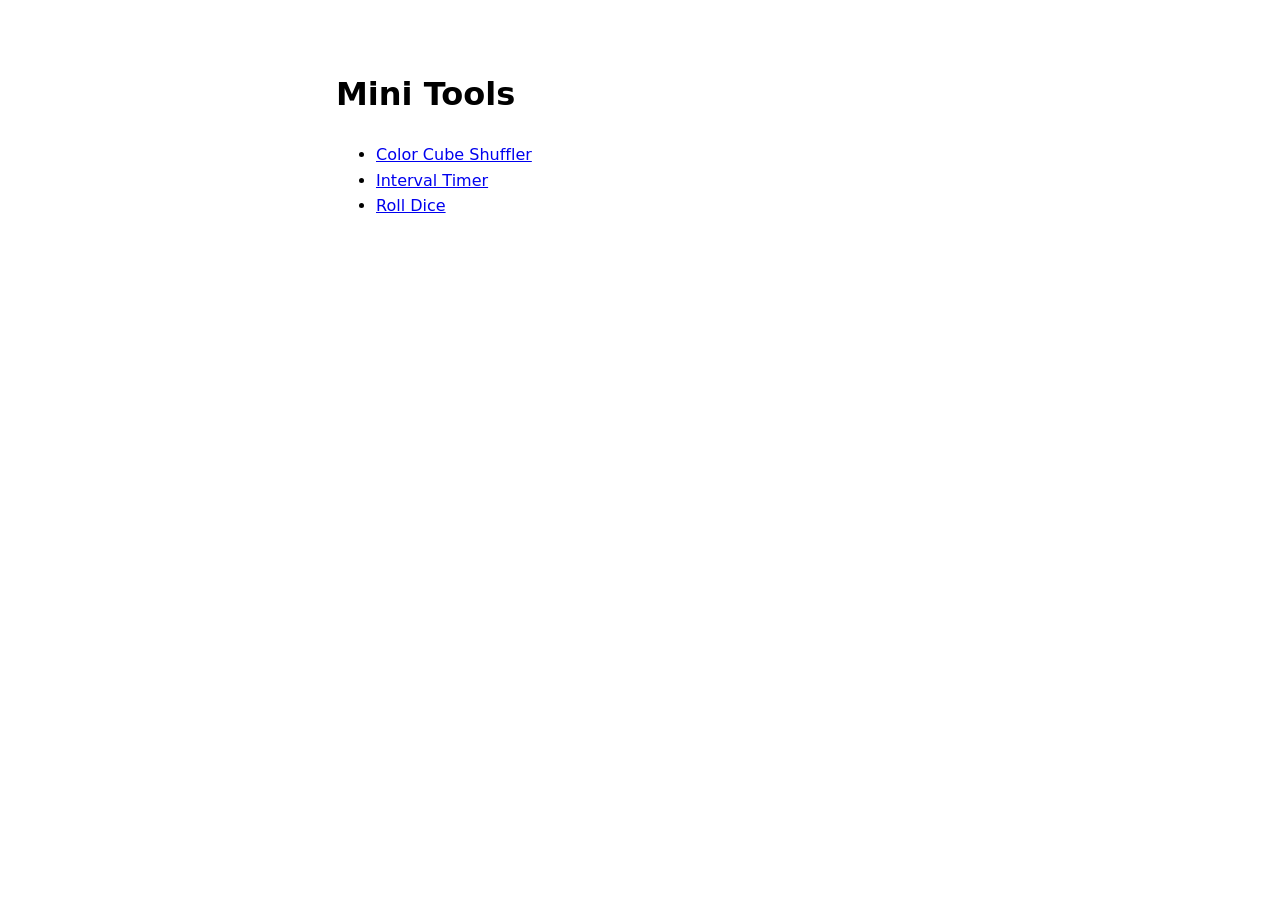
<file: index.html>
<!doctype html>
<html lang="es">
<head>
  <meta charset="utf-8">
  <meta name="viewport" content="width=device-width, initial-scale=1">
  <title>Mini Tools</title>
  <link rel="stylesheet" href="./styles.css">
</head>
<body>
  <main>
    <h1>Mini Tools</h1>
    <ul>
      <li><a href="./apps/color-cube-shuffler/">Color Cube Shuffler</a></li>
      <li><a href="./apps/interval-timer/">Interval Timer</a></li>
      <li><a href="./apps/roll-dice/">Roll Dice</a></li>
    </ul>
  </main>
</body>
</html>
</file>
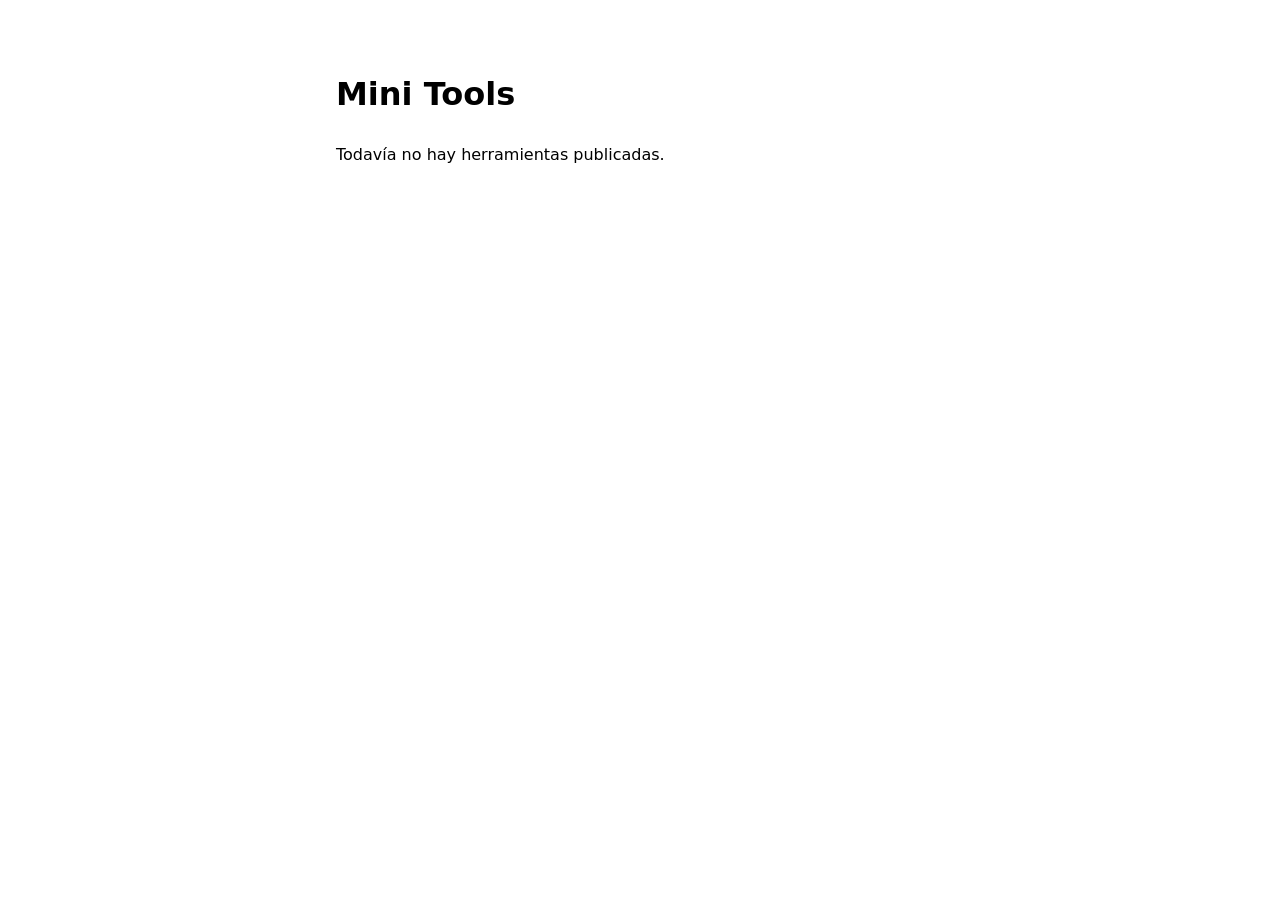
<file: docs/index.html>
<!doctype html>
<html lang="es">
<head>
  <meta charset="utf-8">
  <meta name="viewport" content="width=device-width, initial-scale=1">
  <title>Mini Tools</title>
  <link rel="stylesheet" href="./styles.css">
</head>
<body>
  <main>
    <h1>Mini Tools</h1>
    <p>Todavía no hay herramientas publicadas.</p>
  </main>
</body>
</html>
</file>
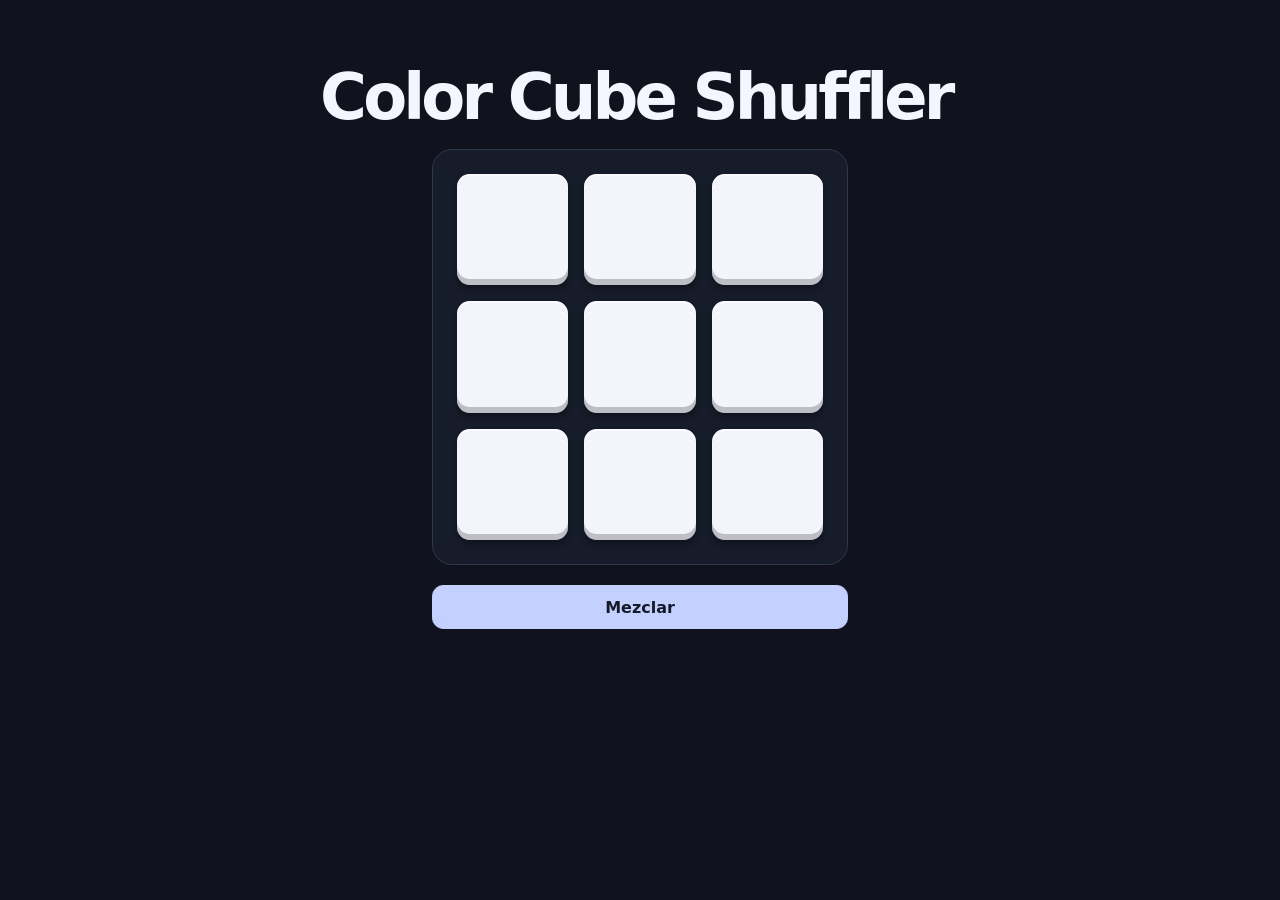
<file: apps/color-cube-shuffler/index.html>
<!doctype html>
<html lang="es">
<head>
  <meta charset="utf-8">
  <meta name="viewport" content="width=device-width, initial-scale=1">
  <meta name="theme-color" content="#10131d">
  <title>Color Cube Shuffler</title>
  <link rel="manifest" href="./manifest.webmanifest">
  <link rel="icon" href="./icons/icon-192.png" type="image/png">
  <link rel="apple-touch-icon" href="./icons/icon-180.png">
  <link rel="stylesheet" href="./styles.css">
  <script src="./app.js" defer></script>
</head>
<body>
  <main>
    <h1>Color Cube Shuffler</h1>
    <div class="board" id="board" role="img" aria-label="Nueve cubos"></div>
    <div class="controls">
      <button type="button" id="shuffle">Mezclar</button>
    </div>
    <p class="visually-hidden" id="status" role="status"></p>
  </main>
</body>
</html>
</file>
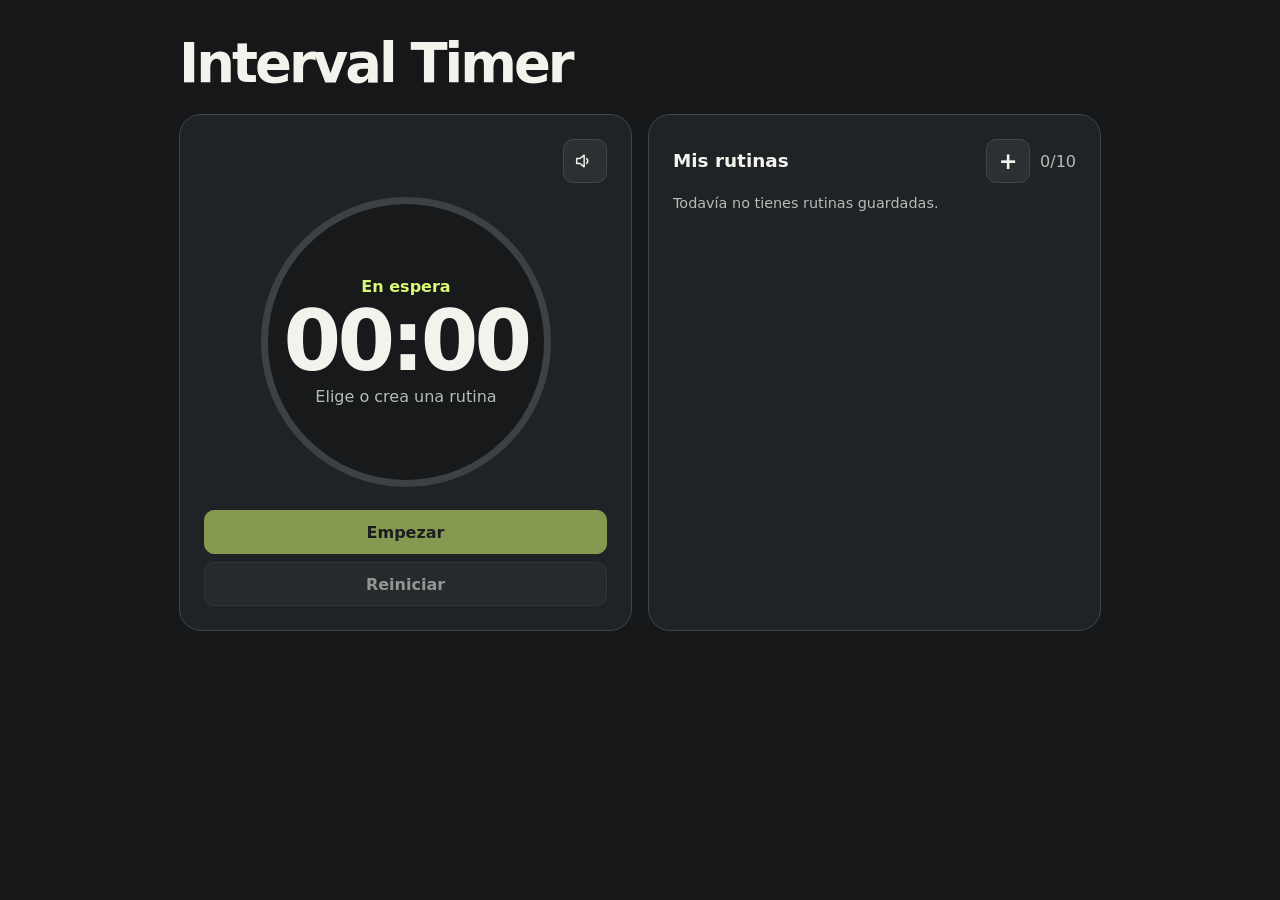
<file: apps/interval-timer/index.html>
<!doctype html>
<html lang="es">
<head>
  <meta charset="utf-8">
  <meta name="viewport" content="width=device-width, initial-scale=1">
  <meta name="theme-color" content="#151719">
  <title>Interval Timer</title>
  <link rel="manifest" href="./manifest.webmanifest">
  <link rel="icon" href="./icons/icon-192.png" type="image/png">
  <link rel="apple-touch-icon" href="./icons/icon-180.png">
  <link rel="stylesheet" href="./styles.css">
  <script src="./app.js" defer></script>
</head>
<body>
  <main>
    <header>
      <h1>Interval Timer</h1>
    </header>
    <div class="layout">
      <section class="timer" aria-label="Temporizador">
        <div class="timer-header">
          <h2 id="active-title" hidden></h2>
          <button id="volume" type="button" data-level="1" aria-label="Volumen de los avisos al 100 %" title="Volumen de los avisos al 100 %">
            <svg viewBox="0 0 24 24" aria-hidden="true">
              <path d="M2 9h4l5-4v14l-5-4H2z M14 9a4.5 4.5 0 0 1 0 6"/>
              <path class="volume-wave" d="M16 6.5a8 8 0 0 1 0 11"/>
              <path class="volume-wave" d="M18 4a11.5 11.5 0 0 1 0 16"/>
            </svg>
          </button>
        </div>
        <div class="dial">
          <div class="dial-face">
            <p id="phase" role="status">En espera</p>
            <div id="time" role="timer" aria-label="Tiempo restante">00:00</div>
            <p id="round">Elige o crea una rutina</p>
          </div>
        </div>
        <button class="primary" id="start" type="button" disabled>Empezar</button>
        <button id="reset" type="button" disabled>Reiniciar</button>
      </section>
      <section class="card routines" aria-labelledby="routines-title">
        <div class="routines-header">
          <h2 id="routines-title">Mis rutinas</h2>
          <button id="create" type="button" aria-label="Nueva rutina" aria-controls="editor">+</button>
          <span id="count">0/10</span>
        </div>
        <section id="editor" hidden aria-labelledby="editor-title">
          <h2 id="editor-title">Nueva rutina</h2>
          <form id="setup">
            <fieldset id="fields">
              <div class="inputs">
                <label>Calentamiento (s)<input name="warm" type="number" inputmode="numeric" min="0" max="3600" value="0" required></label>
                <label>Actividad (s)<input name="work" type="number" inputmode="numeric" min="1" max="3600" required></label>
                <label>Descanso (s)<input name="rest" type="number" inputmode="numeric" min="0" max="3600" value="0" required></label>
                <label>Rondas<input name="rounds" type="number" inputmode="numeric" min="1" max="99" required></label>
              </div>
              <label class="sound"><input id="sound" type="checkbox" checked> Avisos sonoros</label>
              <label>Nombre de la rutina<input name="title" type="text" maxlength="40" placeholder="Ej. HIIT corto"></label>
              <div class="actions">
                <button id="save" type="submit">Guardar rutina</button>
                <button id="cancel" type="button">Cancelar</button>
              </div>
            </fieldset>
          </form>
        </section>
        <p id="empty">Todavía no tienes rutinas guardadas.</p>
        <ul id="routines"></ul>
        <p id="message" role="status"></p>
      </section>
    </div>
  </main>
</body>
</html>
</file>
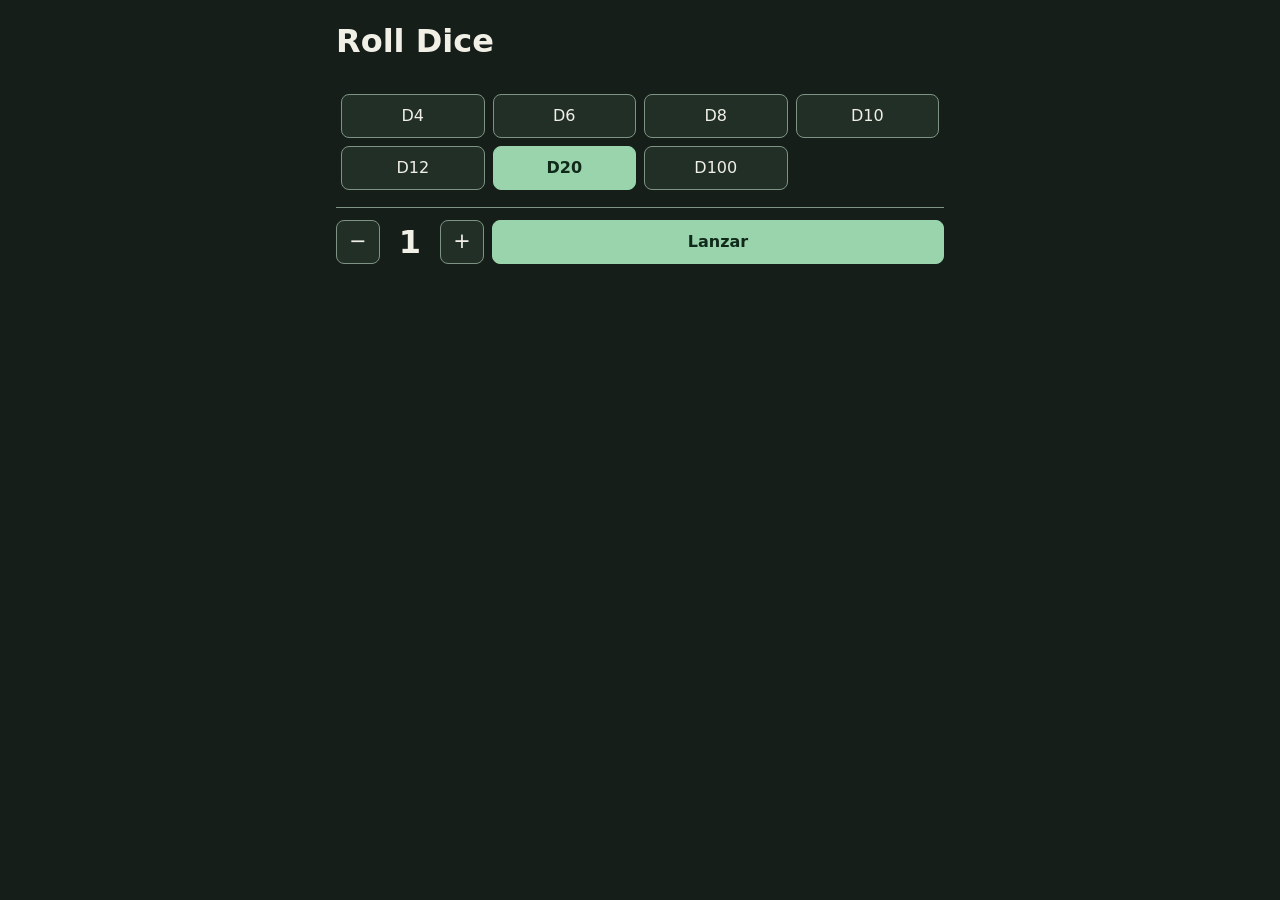
<file: apps/roll-dice/index.html>
<!doctype html>
<html lang="es">
<head>
  <meta charset="utf-8">
  <meta name="viewport" content="width=device-width, initial-scale=1">
  <meta name="theme-color" content="#161e19">
  <title>Roll Dice</title>
  <link rel="manifest" href="./manifest.webmanifest">
  <link rel="icon" href="./icons/icon-192.png" type="image/png">
  <link rel="apple-touch-icon" href="./icons/icon-180.png">
  <link rel="stylesheet" href="./styles.css">
  <script src="./dice-view.js" defer></script>
  <script src="./app.js" defer></script>
</head>
<body>
  <main>
    <h1>Roll Dice</h1>
    <form id="dice" autocomplete="off">
      <fieldset aria-label="Tipo de dado">
        <div class="dice-types">
          <label><input type="radio" name="sides" value="4" required><span>D4</span></label>
          <label><input type="radio" name="sides" value="6"><span>D6</span></label>
          <label><input type="radio" name="sides" value="8"><span>D8</span></label>
          <label><input type="radio" name="sides" value="10"><span>D10</span></label>
          <label><input type="radio" name="sides" value="12"><span>D12</span></label>
          <label><input type="radio" name="sides" value="20" checked><span>D20</span></label>
          <label><input type="radio" name="sides" value="100"><span>D100</span></label>
        </div>
      </fieldset>
      <div class="roll-controls">
        <div class="stepper">
          <button id="remove-die" type="button" aria-label="Quitar un dado">−</button>
          <output id="quantity" for="remove-die add-die" aria-label="Número de dados">1</output>
          <button id="add-die" type="button" aria-label="Añadir un dado">+</button>
        </div>
        <button id="roll" type="submit">Lanzar</button>
      </div>
    </form>
    <output id="result" for="quantity"></output>
    <div id="tray" class="dice-tray" aria-hidden="true"></div>
  </main>
</body>
</html>
</file>
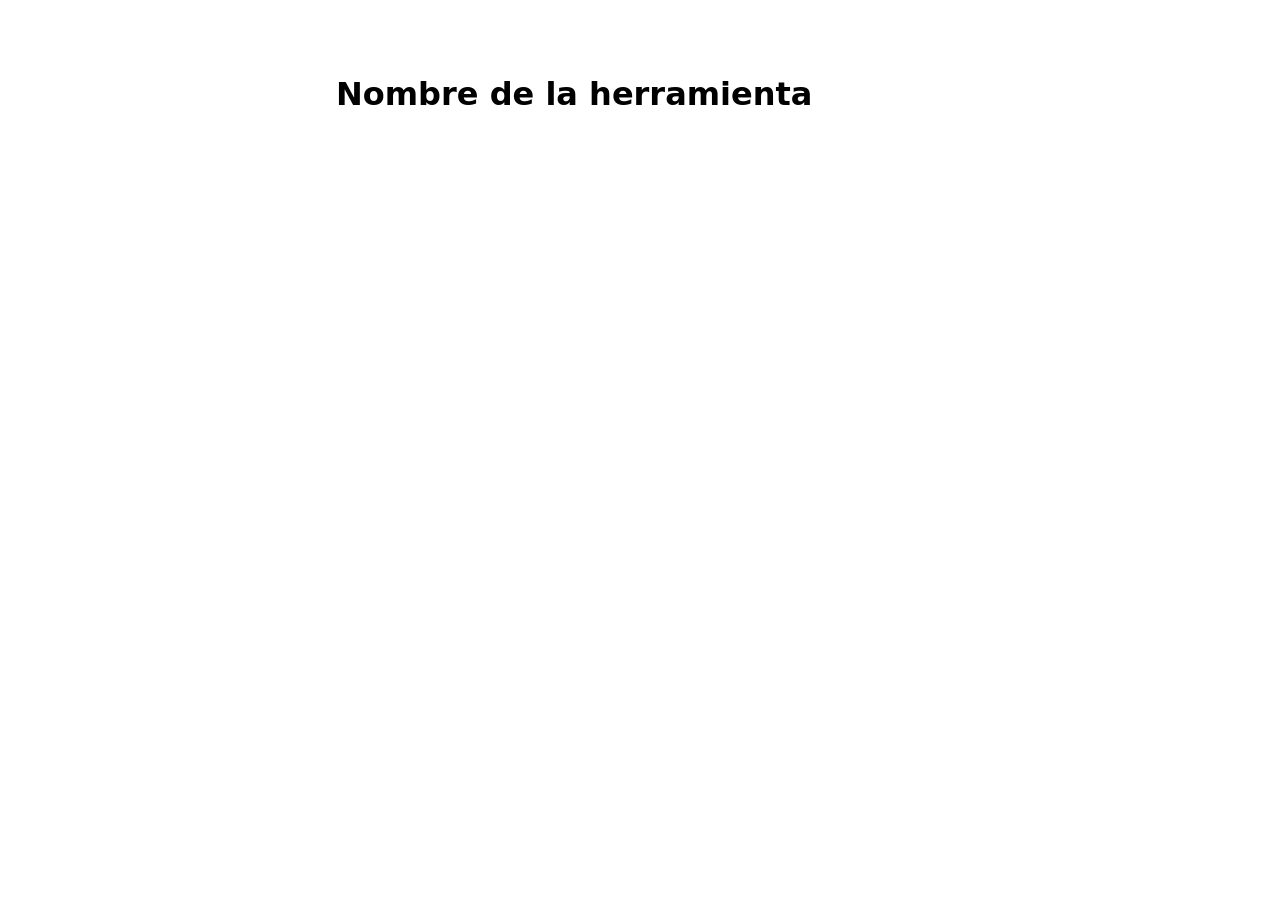
<file: templates/pwa/index.html>
<!doctype html>
<html lang="es">
<head>
  <meta charset="utf-8">
  <meta name="viewport" content="width=device-width, initial-scale=1">
  <meta name="theme-color" content="#173b35">
  <title>Nombre de la herramienta</title>
  <link rel="manifest" href="./manifest.webmanifest">
  <link rel="icon" href="./icons/icon-192.png" type="image/png">
  <link rel="apple-touch-icon" href="./icons/icon-180.png">
  <link rel="stylesheet" href="./styles.css">
  <script src="./app.js" defer></script>
</head>
<body>
  <main>
    <h1>Nombre de la herramienta</h1>
  </main>
</body>
</html>
</file>
<file: styles.css>
:root {
  color-scheme: light dark;
  font-family: system-ui, sans-serif;
  line-height: 1.6;
}

body {
  margin: 0;
}

main {
  max-width: 38rem;
  margin: 0 auto;
  padding: 3rem 1.25rem;
}
</file>
<file: docs/styles.css>
:root {
  color-scheme: light dark;
  font-family: system-ui, sans-serif;
  line-height: 1.6;
}

body {
  margin: 0;
}

main {
  max-width: 38rem;
  margin: 0 auto;
  padding: 3rem 1.25rem;
}
</file>
<file: apps/color-cube-shuffler/styles.css>
:root {
  color-scheme: dark;
  font-family: Inter, system-ui, sans-serif;
  background: #10131d;
  color: #f4f6ff;
}

* {
  box-sizing: border-box;
}

body {
  margin: 0;
}

main {
  width: min(100% - 2rem, 40rem);
  margin: 0 auto;
  padding: clamp(1.5rem, 5vh, 3rem) 0 2rem;
}

h1 {
  margin: 1.25rem 0;
  font-size: clamp(2rem, 8vw, 4rem);
  line-height: 1;
  letter-spacing: -.06em;
}

.board,
.controls {
  width: min(100%, 26rem);
  margin-inline: auto;
}

.board {
  display: grid;
  perspective: 650px;
  grid-template-columns: repeat(3, minmax(0, 1fr));
  gap: clamp(.6rem, 3vw, 1rem);
  padding: clamp(.8rem, 4vw, 1.5rem);
  background: #171c2b;
  border: 1px solid #30374c;
  border-radius: 1.25rem;
}

.cube {
  aspect-ratio: 1;
  border-radius: clamp(.4rem, 2vw, .8rem);
  background: var(--face-color);
  box-shadow: inset 0 2px 0 #ffffff80, inset 0 -6px 0 #00000038, 0 4px 6px #00000050;
}

.controls {
  margin-top: 1.25rem;
}

button {
  min-height: 44px;
  padding: .65rem 1.2rem;
  border-radius: .7rem;
  border: 1px solid #56617e;
  background: #21283a;
  color: inherit;
  font: inherit;
  font-weight: 650;
  cursor: pointer;
}

#shuffle {
  width: 100%;
  background: #c4d0ff;
  border-color: #c4d0ff;
  color: #151a29;
}

button:not(:disabled):hover {
  filter: brightness(1.15);
}

button:disabled {
  cursor: wait;
}

:focus-visible {
  outline: 2px solid #ffdc46;
  outline-offset: 4px;
}

.visually-hidden {
  position: absolute;
  width: 1px;
  height: 1px;
  overflow: hidden;
  clip-path: inset(50%);
  white-space: nowrap;
}
</file>
<file: apps/interval-timer/styles.css>
:root {
  color-scheme: dark;
  font: 100%/1.45 system-ui, sans-serif;
  color: #f2f3ed;
  background: #151719;
  --line: #41464a;
  --muted: #b6bcb7;
  --accent: #d8fa74;
}
* { box-sizing: border-box; }
[hidden] { display: none !important; }
body { margin: 0; }
main { max-width: 970px; margin: auto; padding: 24px 18px 48px; }
header { margin-bottom: 22px; }
h1 { font-size: clamp(2.1rem, 6vw, 3.4rem); letter-spacing: -.055em; line-height: 1.05; margin: 5px 0 0; }
h2 { font-size: 1.15rem; margin: 0 0 14px; }
.layout { display: grid; gap: 16px; }
.timer, .card { background: #202326; border: 1px solid var(--line); border-radius: 22px; padding: 18px; }
.timer { display: grid; gap: 8px; align-self: start; }
.timer-header { display: grid; grid-template-columns: 44px minmax(0, 1fr) 44px; align-items: center; }
#active-title { grid-column: 2; grid-row: 1; margin: 0; text-align: center; overflow-wrap: anywhere; }
#volume { grid-column: 3; grid-row: 1; display: grid; place-items: center; padding: 0; }
#volume[data-level="1"] .volume-wave,
#volume[data-level="2"] .volume-wave:last-child { display: none; }
.dial {
  --sweep: 100%;
  width: min(100%, 290px);
  aspect-ratio: 1;
  margin: 6px auto 15px;
  padding: 7px;
  border-radius: 50%;
  background: conic-gradient(var(--accent) var(--sweep), #3b4144 0);
}
.dial-face {
  container-type: inline-size;
  display: flex;
  height: 100%;
  flex-direction: column;
  align-items: center;
  justify-content: center;
  background: #17191b;
  border-radius: 50%;
}
#phase { color: var(--accent); font-weight: 700; }
#phase, #round { margin: 0; }
#round, .routines p, #count { color: var(--muted); }
#time { font-size: clamp(2rem, 30cqw, 5.2rem); line-height: 1.05; font-weight: 750; font-variant-numeric: tabular-nums; letter-spacing: -.045em; }
#time.with-hours { font-size: min(18cqw, 3.1rem); }
#time.countdown { color: #ff777d; }
.timer[data-phase="warm"] { --accent: #ffcb7f; }
.timer[data-phase="rest"] { --accent: #9ce8ff; }
button, input { font: inherit; color: inherit; }
button, input:not([type="checkbox"]) { min-height: 44px; border: 1px solid var(--line); border-radius: 10px; }
button { background: #2c3033; padding: 7px 12px; font-weight: 650; cursor: pointer; }
button:hover:not(:disabled) { border-color: var(--accent); }
button:disabled { opacity: .55; cursor: default; }
.primary { background: var(--accent); color: #17191b; border-color: var(--accent); }
:focus-visible { outline: 3px solid #9ce8ff; outline-offset: 3px; }
fieldset { margin: 0; padding: 0; border: 0; min-width: 0; }
.inputs { display: grid; grid-template-columns: repeat(2, minmax(0, 1fr)); gap: 12px; }
label { display: block; font-size: .9rem; }
input:not([type="checkbox"]) { display: block; width: 100%; margin-top: 4px; padding: 7px 10px; background: #17191b; }
.sound { display: flex; gap: 8px; align-items: center; min-height: 44px; margin: 5px 0; }
.sound input { accent-color: var(--accent); width: 18px; height: 18px; }
.actions { display: flex; flex-wrap: wrap; gap: 8px; margin-top: 10px; }
.routines-header { display: flex; align-items: center; gap: 10px; margin-bottom: 10px; }
.routines-header h2 { margin: 0 auto 0 0; }
#create { flex: 0 0 44px; padding: 0; font-size: 1.4rem; }
#editor { padding: 14px 0; margin-bottom: 8px; border-block: 1px solid var(--line); }
#count { font-weight: 500; }
.routines ul { list-style: none; margin: 0; padding: 0; }
.routines li { display: flex; gap: 8px; padding-top: 8px; }
.routine-action {
  display: grid;
  flex: 0 0 44px;
  place-items: center;
  padding: 0;
}
.routine-action svg, #volume svg {
  width: 20px;
  height: 20px;
  fill: none;
  stroke: currentColor;
  stroke-width: 1.75;
  stroke-linecap: round;
  stroke-linejoin: round;
}
.routine-load { flex: 1; min-width: 0; text-align: left; overflow-wrap: anywhere; }
.routine-load[aria-current="true"] { border-color: var(--accent); }
.routine-load small { display: block; color: var(--muted); font-weight: 400; }
.routines p { font-size: .9rem; margin: 0; }
#message:not(:empty) { margin-top: 10px; }
@media (min-width: 720px) {
  main { padding: 30px 24px 60px; }
  .layout { grid-template-columns: 1fr 1fr; }
  .timer, .card { padding: 24px; }
}
</file>
<file: apps/roll-dice/styles.css>
:root {
  color-scheme: dark;
  font-family: system-ui, sans-serif;
  line-height: 1.6;
  --page: #161e19;
  --text: #f1f0e7;
  --surface: #222f27;
  --surface-hover: #304337;
  --border: #7e9384;
  --accent: #9ad4ac;
  --accent-hover: #b3e1bf;
  --accent-text: #10291a;
  --focus: #a7dfb9;
  --felt-light: #3d9469;
  --felt-dark: #205b42;
  --felt-edge: #286347;
  background: var(--page);
}

body {
  margin: 0;
  background: var(--page);
  color: var(--text);
}

main {
  max-width: 38rem;
  margin: 0 auto;
  padding: 1rem clamp(0.5rem, 3vw, 1.25rem) 3rem;
}

h1 {
  margin-block-start: 0;
}

label, output {
  display: block;
}

button, .dice-types span {
  box-sizing: border-box;
  min-height: 2.75rem;
  padding: 0.5rem 0.75rem;
  border: 1px solid var(--border);
  border-radius: 0.5rem;
  background: var(--surface);
  color: var(--text);
  font: inherit;
}

button, .dice-types label {
  cursor: pointer;
}

:focus-visible {
  outline: 2px solid var(--focus);
  outline-offset: 3px;
}

fieldset {
  border: 0;
  margin: 0;
  min-width: 0;
  padding: 0;
}

.dice-types {
  display: grid;
  grid-template-columns: repeat(4, minmax(0, 1fr));
  gap: 0.5rem;
  padding: 5px;
}

.dice-types label {
  position: relative;
}

.dice-types input {
  position: absolute;
  opacity: 0;
  margin: 0;
  inset: 0;
  width: 100%;
  height: 100%;
  cursor: pointer;
}

.dice-types span {
  display: grid;
  place-items: center;
}

.dice-types input:checked + span,
#roll {
  border-color: var(--accent);
  background: var(--accent);
  color: var(--accent-text);
  font-weight: 700;
}

.dice-types input:focus-visible + span {
  outline: 2px solid var(--focus);
  outline-offset: 3px;
}

@media (hover: hover) {
  .dice-types label:hover input:not(:checked) + span,
  .stepper button:hover {
    background: var(--surface-hover);
  }

  #roll:hover {
    border-color: var(--accent-hover);
    background: var(--accent-hover);
  }
}

.roll-controls {
  display: flex;
  gap: 0.5rem;
  margin-top: 0.75rem;
  padding-top: 0.75rem;
  border-top: 1px solid var(--border);
}

#roll {
  flex: 1;
}

.stepper {
  display: grid;
  grid-template-columns: repeat(3, 2.75rem);
  gap: 0.5rem;
  /* Some iOS WebKit versions still zoom on double tap with manipulation. */
  touch-action: none;
}

.stepper button {
  font-size: 130%;
  line-height: 1;
}

.stepper output {
  display: grid;
  place-items: center;
  min-width: 0;
  font-size: 2rem;
  line-height: 1;
  font-variant-numeric: tabular-nums;
  font-weight: 700;
}

.dice-tray:not(:empty) {
  display: flex;
  flex-wrap: wrap;
  justify-content: center;
  align-items: center;
  gap: 0.25rem;
  margin-top: 1rem;
  padding: 0.85rem 0.5rem;
  overflow: hidden;
  border: 1px solid var(--felt-edge);
  border-radius: 1rem;
  background:
    repeating-linear-gradient(132deg, #ffffff06 0 1px, transparent 1px 3px),
    radial-gradient(ellipse at 50% 25%, var(--felt-light), var(--felt-dark) 85%);
}

.die {
  width: clamp(4.25rem, 18vw, 6.5rem);
  aspect-ratio: 1;
  margin: -0.5rem;
}

.die-d100 {
  width: clamp(7rem, 30vw, 10.5rem);
}

@media (max-width: 32rem) {
  .die {
    width: min(7.5rem, calc((100% - 0.5rem) / 3));
    margin: 0;
  }

  .die-d100 {
    width: min(11.5rem, calc((100% - 0.25rem) / 2));
  }
}

.die-light-roll {
  --roll-turn: 1turn;
  animation: light-roll 800ms ease-out both;
}

.die-light-roll:nth-child(even) {
  --roll-turn: -1turn;
}

@keyframes light-roll {
  from {
    transform: translateY(-0.75rem) rotate(calc(var(--roll-turn) * -1)) scale(0.72);
  }
  58% {
    transform: translateY(0.2rem) rotate(calc(var(--roll-turn) * 0.09)) scale(1.04);
  }
  78% {
    transform: translateY(-0.25rem) rotate(calc(var(--roll-turn) * -0.03)) scale(0.97);
  }
  to {
    transform: none;
  }
}

@media (prefers-reduced-motion: reduce) {
  .die-light-roll {
    animation: none;
  }
}

#result {
  font-weight: 600;
  overflow-wrap: anywhere;
}

#result:not(:empty) {
  margin-top: 1rem;
  padding: 0.65rem 0.85rem;
  border-inline-start: 3px solid var(--accent);
  border-radius: 0.5rem;
  background: var(--surface);
}
</file>
<file: templates/pwa/styles.css>
:root {
  color-scheme: light dark;
  font-family: system-ui, sans-serif;
  line-height: 1.6;
}

body {
  margin: 0;
}

main {
  max-width: 38rem;
  margin: 0 auto;
  padding: 3rem 1.25rem;
}
</file>
